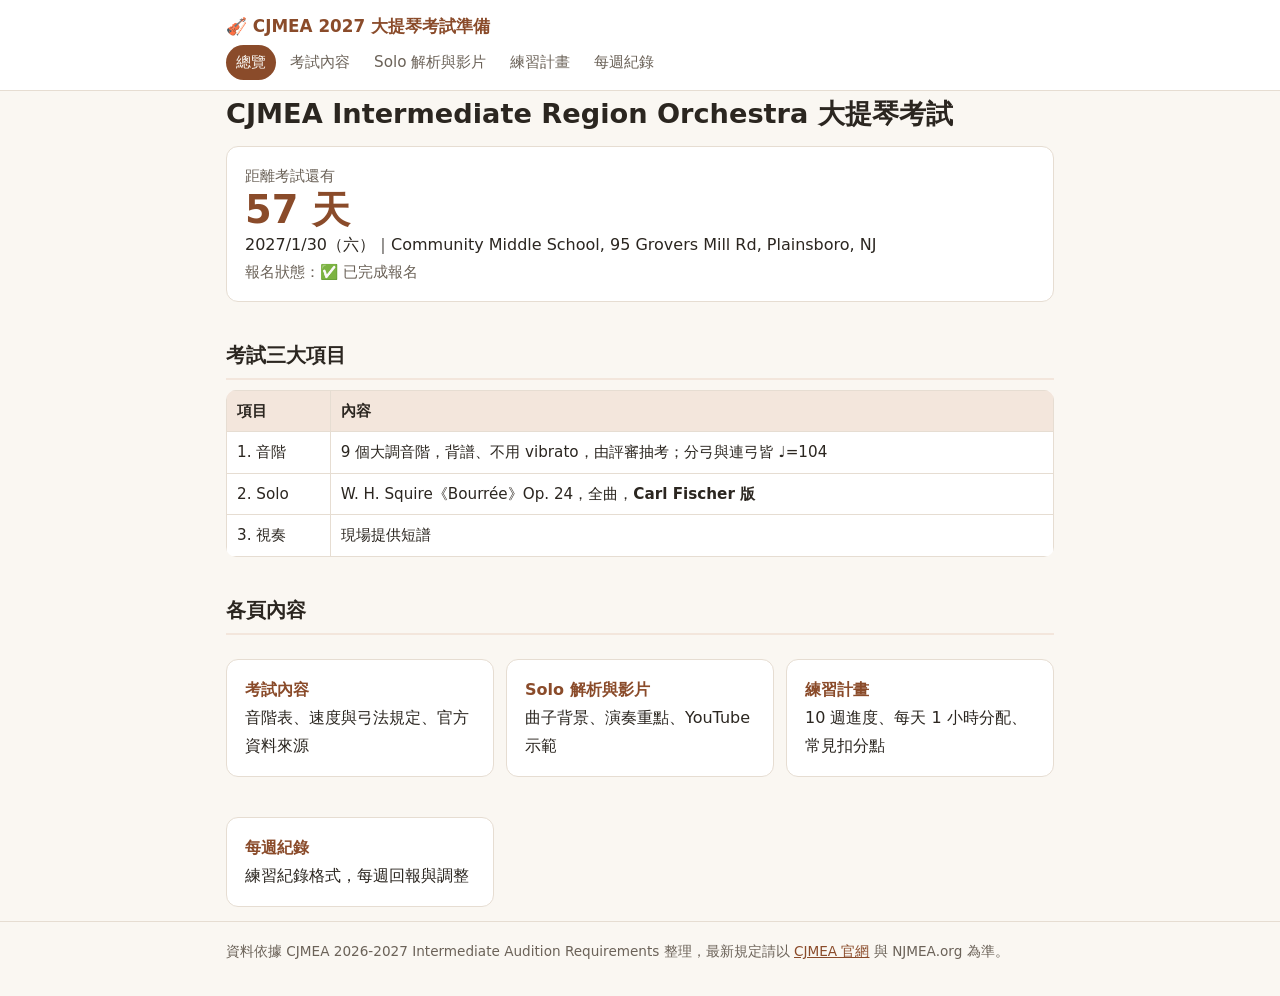
<file: index.html>
<!doctype html>
<html lang="zh-Hant">
<head>
<meta charset="utf-8">
<meta name="viewport" content="width=device-width, initial-scale=1">
<title>大提琴考試準備</title>
<link rel="stylesheet" href="style.css">
<link rel="icon" type="image/svg+xml" href="favicon.svg">
</head>
<body>
<header><div class="wrap">
  <div class="brand">🎻 CJMEA 2027 大提琴考試準備</div>
  <nav>
    <a class="on" href="index.html">總覽</a>
    <a href="requirements.html">考試內容</a>
    <a href="solo.html">Solo 解析與影片</a>
    <a href="plan.html">練習計畫</a>
    <a href="log.html">每週紀錄</a>
  </nav>
</div></header>

<main class="wrap">
  <h1>CJMEA Intermediate Region Orchestra 大提琴考試</h1>

  <div class="card">
    <div class="muted">距離考試還有</div>
    <div class="countdown" id="cd">— 天</div>
    <div>2027/1/30（六）｜Community Middle School, 95 Grovers Mill Rd, Plainsboro, NJ</div>
    <div class="muted">報名狀態：✅ 已完成報名</div>
  </div>

  <h2>考試三大項目</h2>
  <div class="table-scroll"><table>
    <tr><th>項目</th><th>內容</th></tr>
    <tr><td>1. 音階</td><td>9 個大調音階，背譜、不用 vibrato，由評審抽考；分弓與連弓皆 ♩=104</td></tr>
    <tr><td>2. Solo</td><td>W. H. Squire《Bourrée》Op. 24，全曲，<strong>Carl Fischer 版</strong></td></tr>
    <tr><td>3. 視奏</td><td>現場提供短譜</td></tr>
  </table></div>

  <h2>各頁內容</h2>
  <div class="grid">
    <a class="card" href="requirements.html"><strong>考試內容</strong><br>音階表、速度與弓法規定、官方資料來源</a>
    <a class="card" href="solo.html"><strong>Solo 解析與影片</strong><br>曲子背景、演奏重點、YouTube 示範</a>
    <a class="card" href="plan.html"><strong>練習計畫</strong><br>10 週進度、每天 1 小時分配、常見扣分點</a>
    <a class="card" href="log.html"><strong>每週紀錄</strong><br>練習紀錄格式，每週回報與調整</a>
  </div>
</main>

<footer><div class="wrap">資料依據 CJMEA 2026-2027 Intermediate Audition Requirements 整理，最新規定請以 <a href="https://www.cjmea.org/int-band-orch-perc-auditions">CJMEA 官網</a> 與 NJMEA.org 為準。</div></footer>

<script>
(function(){
  var exam = new Date(2027,0,30);
  var now = new Date(); now.setHours(0,0,0,0);
  var d = Math.round((exam - now)/86400000);
  document.getElementById('cd').textContent = d > 0 ? d + ' 天' : (d === 0 ? '就是今天！加油！' : '考試已結束');
})();
</script>
</body>
</html>
</file>
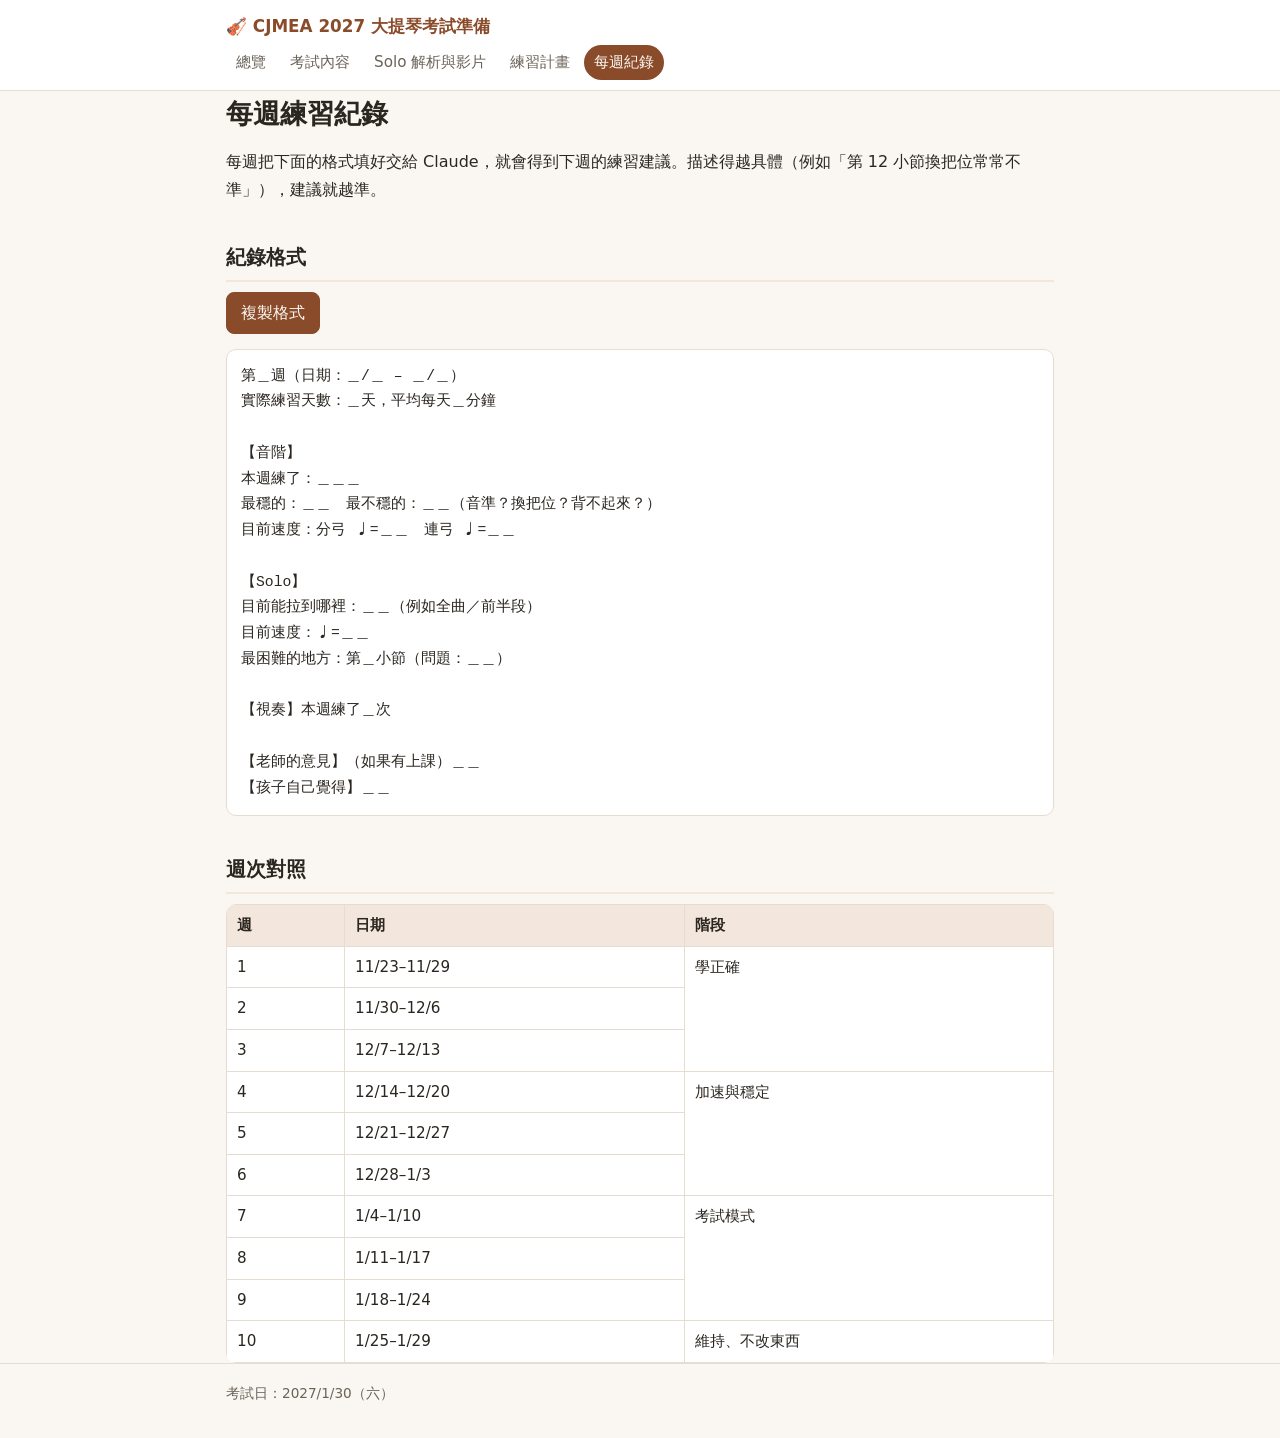
<file: log.html>
<!doctype html>
<html lang="zh-Hant">
<head>
<meta charset="utf-8">
<meta name="viewport" content="width=device-width, initial-scale=1">
<title>每週紀錄</title>
<link rel="stylesheet" href="style.css">
<link rel="icon" type="image/svg+xml" href="favicon.svg">
</head>
<body>
<header><div class="wrap">
  <div class="brand">🎻 CJMEA 2027 大提琴考試準備</div>
  <nav>
    <a href="index.html">總覽</a>
    <a href="requirements.html">考試內容</a>
    <a href="solo.html">Solo 解析與影片</a>
    <a href="plan.html">練習計畫</a>
    <a class="on" href="log.html">每週紀錄</a>
  </nav>
</div></header>

<main class="wrap">
  <h1>每週練習紀錄</h1>
  <p>每週把下面的格式填好交給 Claude，就會得到下週的練習建議。描述得越具體（例如「第 12 小節換把位常常不準」），建議就越準。</p>

  <h2>紀錄格式</h2>
  <button id="copy" type="button" style="font:inherit;padding:6px 14px;border-radius:8px;border:1px solid var(--accent);background:var(--accent);color:var(--bg);cursor:pointer">複製格式</button>
<pre id="tpl">第＿週（日期：＿/＿ – ＿/＿）
實際練習天數：＿天，平均每天＿分鐘

【音階】
本週練了：＿＿＿
最穩的：＿＿　最不穩的：＿＿（音準？換把位？背不起來？）
目前速度：分弓 ♩=＿＿　連弓 ♩=＿＿

【Solo】
目前能拉到哪裡：＿＿（例如全曲／前半段）
目前速度：♩=＿＿
最困難的地方：第＿小節（問題：＿＿）

【視奏】本週練了＿次

【老師的意見】（如果有上課）＿＿
【孩子自己覺得】＿＿</pre>

  <h2>週次對照</h2>
  <div class="table-scroll"><table>
    <tr><th>週</th><th>日期</th><th>階段</th></tr>
    <tr><td>1</td><td>11/23–11/29</td><td rowspan="3">學正確</td></tr>
    <tr><td>2</td><td>11/30–12/6</td></tr>
    <tr><td>3</td><td>12/7–12/13</td></tr>
    <tr><td>4</td><td>12/14–12/20</td><td rowspan="3">加速與穩定</td></tr>
    <tr><td>5</td><td>12/21–12/27</td></tr>
    <tr><td>6</td><td>12/28–1/3</td></tr>
    <tr><td>7</td><td>1/4–1/10</td><td rowspan="3">考試模式</td></tr>
    <tr><td>8</td><td>1/11–1/17</td></tr>
    <tr><td>9</td><td>1/18–1/24</td></tr>
    <tr><td>10</td><td>1/25–1/29</td><td>維持、不改東西</td></tr>
  </table></div>
</main>

<footer><div class="wrap">考試日：2027/1/30（六）</div></footer>

<script>
document.getElementById('copy').addEventListener('click', function(){
  var t = document.getElementById('tpl').textContent, b = this;
  try { navigator.clipboard.writeText(t).then(function(){ b.textContent = '已複製 ✓'; }); }
  catch(e) { b.textContent = '請手動選取複製'; }
});
</script>
</body>
</html>
</file>
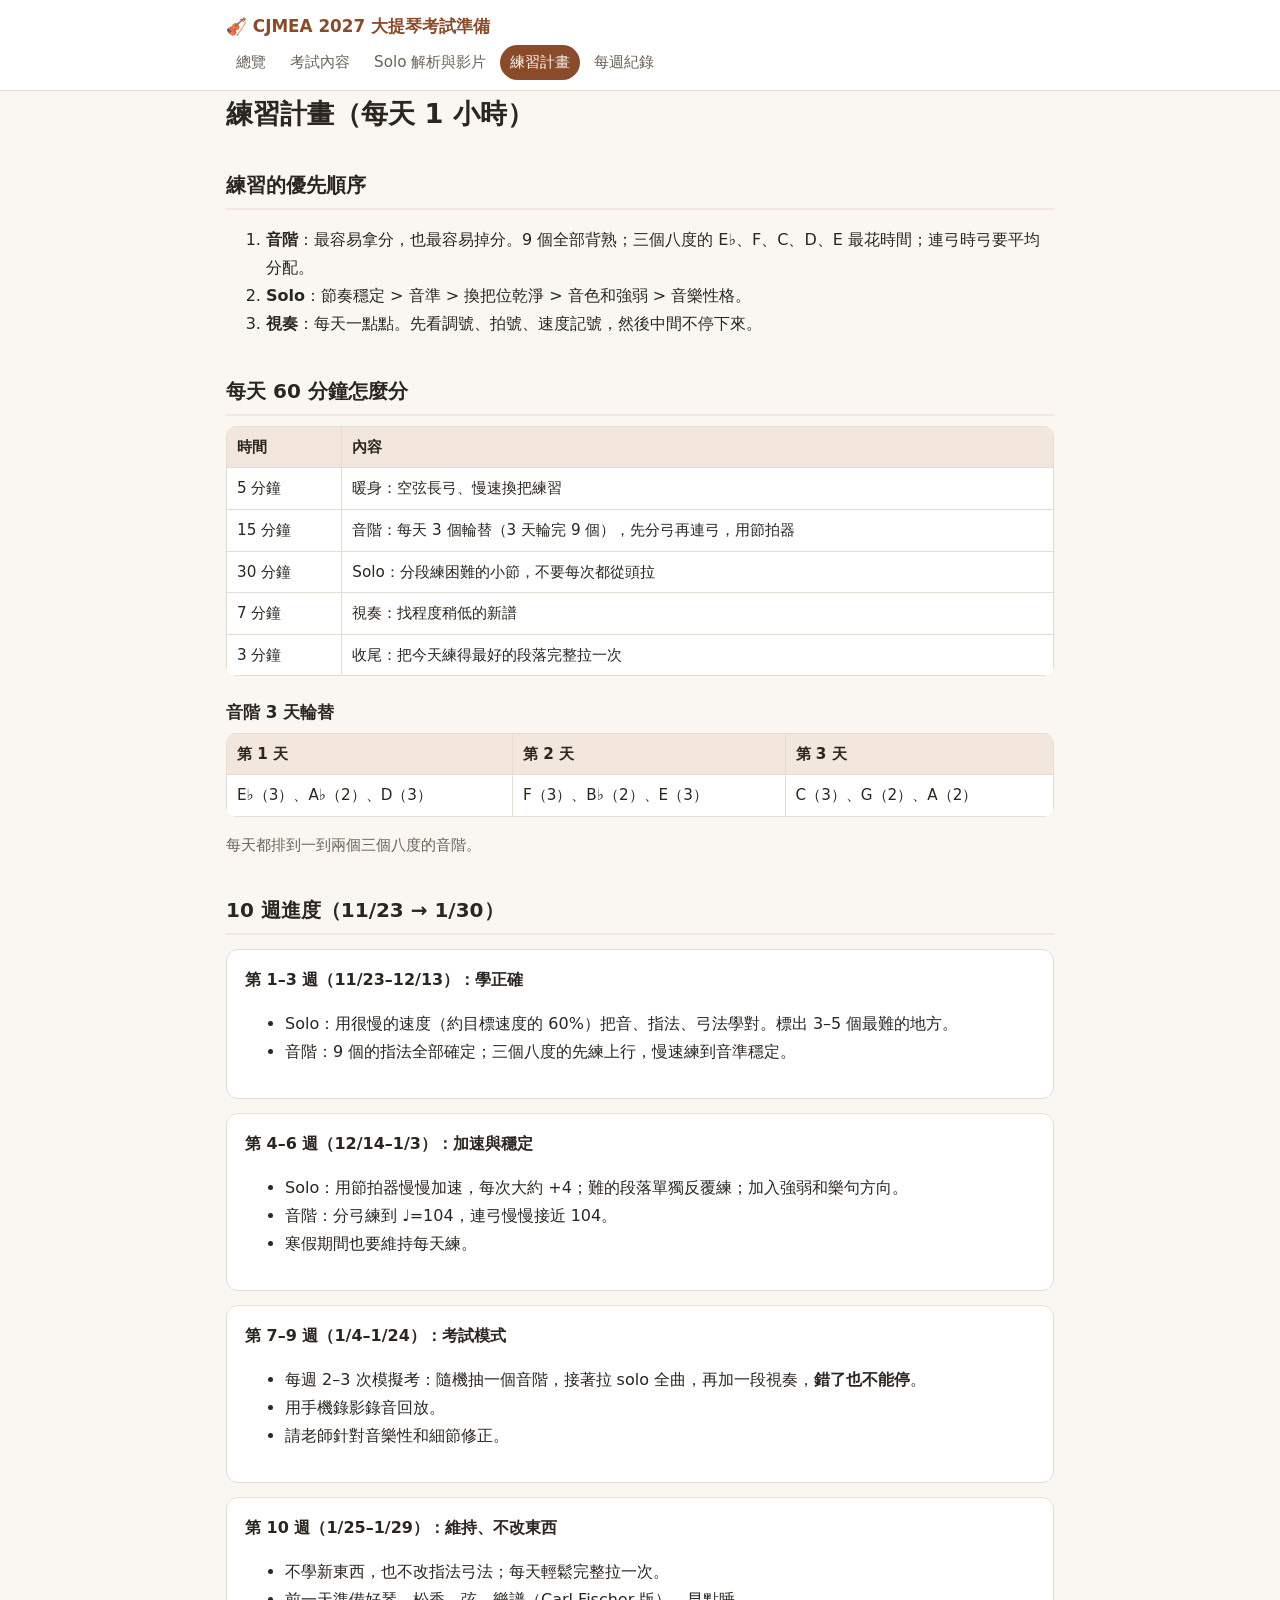
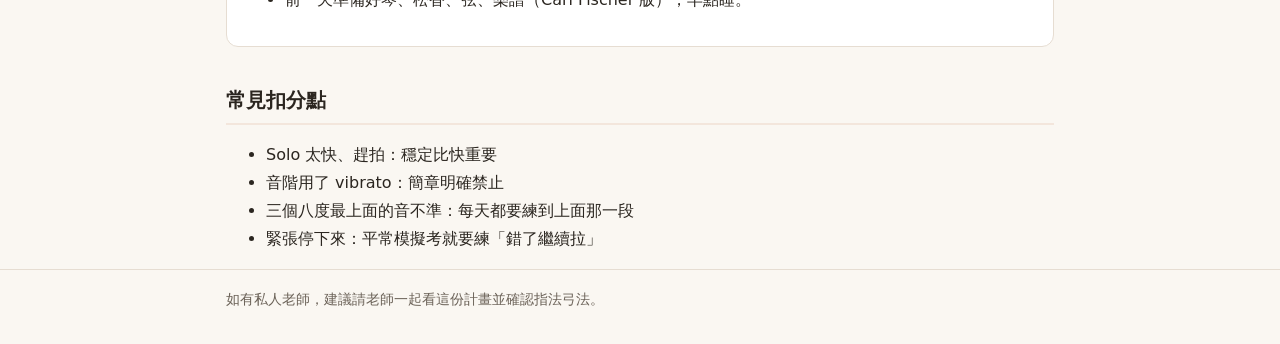
<file: plan.html>
<!doctype html>
<html lang="zh-Hant">
<head>
<meta charset="utf-8">
<meta name="viewport" content="width=device-width, initial-scale=1">
<title>練習計畫</title>
<link rel="stylesheet" href="style.css">
<link rel="icon" type="image/svg+xml" href="favicon.svg">
</head>
<body>
<header><div class="wrap">
  <div class="brand">🎻 CJMEA 2027 大提琴考試準備</div>
  <nav>
    <a href="index.html">總覽</a>
    <a href="requirements.html">考試內容</a>
    <a href="solo.html">Solo 解析與影片</a>
    <a class="on" href="plan.html">練習計畫</a>
    <a href="log.html">每週紀錄</a>
  </nav>
</div></header>

<main class="wrap">
  <h1>練習計畫（每天 1 小時）</h1>

  <h2>練習的優先順序</h2>
  <ol>
    <li><strong>音階</strong>：最容易拿分，也最容易掉分。9 個全部背熟；三個八度的 E♭、F、C、D、E 最花時間；連弓時弓要平均分配。</li>
    <li><strong>Solo</strong>：節奏穩定 &gt; 音準 &gt; 換把位乾淨 &gt; 音色和強弱 &gt; 音樂性格。</li>
    <li><strong>視奏</strong>：每天一點點。先看調號、拍號、速度記號，然後中間不停下來。</li>
  </ol>

  <h2>每天 60 分鐘怎麼分</h2>
  <div class="table-scroll"><table>
    <tr><th>時間</th><th>內容</th></tr>
    <tr><td>5 分鐘</td><td>暖身：空弦長弓、慢速換把練習</td></tr>
    <tr><td>15 分鐘</td><td>音階：每天 3 個輪替（3 天輪完 9 個），先分弓再連弓，用節拍器</td></tr>
    <tr><td>30 分鐘</td><td>Solo：分段練困難的小節，不要每次都從頭拉</td></tr>
    <tr><td>7 分鐘</td><td>視奏：找程度稍低的新譜</td></tr>
    <tr><td>3 分鐘</td><td>收尾：把今天練得最好的段落完整拉一次</td></tr>
  </table></div>

  <h3>音階 3 天輪替</h3>
  <div class="table-scroll"><table>
    <tr><th>第 1 天</th><th>第 2 天</th><th>第 3 天</th></tr>
    <tr><td>E♭（3）、A♭（2）、D（3）</td><td>F（3）、B♭（2）、E（3）</td><td>C（3）、G（2）、A（2）</td></tr>
  </table></div>
  <p class="muted">每天都排到一到兩個三個八度的音階。</p>

  <h2>10 週進度（11/23 → 1/30）</h2>
  <div class="card">
    <strong>第 1–3 週（11/23–12/13）：學正確</strong>
    <ul>
      <li>Solo：用很慢的速度（約目標速度的 60%）把音、指法、弓法學對。標出 3–5 個最難的地方。</li>
      <li>音階：9 個的指法全部確定；三個八度的先練上行，慢速練到音準穩定。</li>
    </ul>
  </div>
  <div class="card">
    <strong>第 4–6 週（12/14–1/3）：加速與穩定</strong>
    <ul>
      <li>Solo：用節拍器慢慢加速，每次大約 +4；難的段落單獨反覆練；加入強弱和樂句方向。</li>
      <li>音階：分弓練到 ♩=104，連弓慢慢接近 104。</li>
      <li>寒假期間也要維持每天練。</li>
    </ul>
  </div>
  <div class="card">
    <strong>第 7–9 週（1/4–1/24）：考試模式</strong>
    <ul>
      <li>每週 2–3 次模擬考：隨機抽一個音階，接著拉 solo 全曲，再加一段視奏，<strong>錯了也不能停</strong>。</li>
      <li>用手機錄影錄音回放。</li>
      <li>請老師針對音樂性和細節修正。</li>
    </ul>
  </div>
  <div class="card">
    <strong>第 10 週（1/25–1/29）：維持、不改東西</strong>
    <ul>
      <li>不學新東西，也不改指法弓法；每天輕鬆完整拉一次。</li>
      <li>前一天準備好琴、松香、弦、樂譜（Carl Fischer 版），早點睡。</li>
    </ul>
  </div>

  <h2>常見扣分點</h2>
  <ul>
    <li>Solo 太快、趕拍：穩定比快重要</li>
    <li>音階用了 vibrato：簡章明確禁止</li>
    <li>三個八度最上面的音不準：每天都要練到上面那一段</li>
    <li>緊張停下來：平常模擬考就要練「錯了繼續拉」</li>
  </ul>
</main>

<footer><div class="wrap">如有私人老師，建議請老師一起看這份計畫並確認指法弓法。</div></footer>
</body>
</html>
</file>
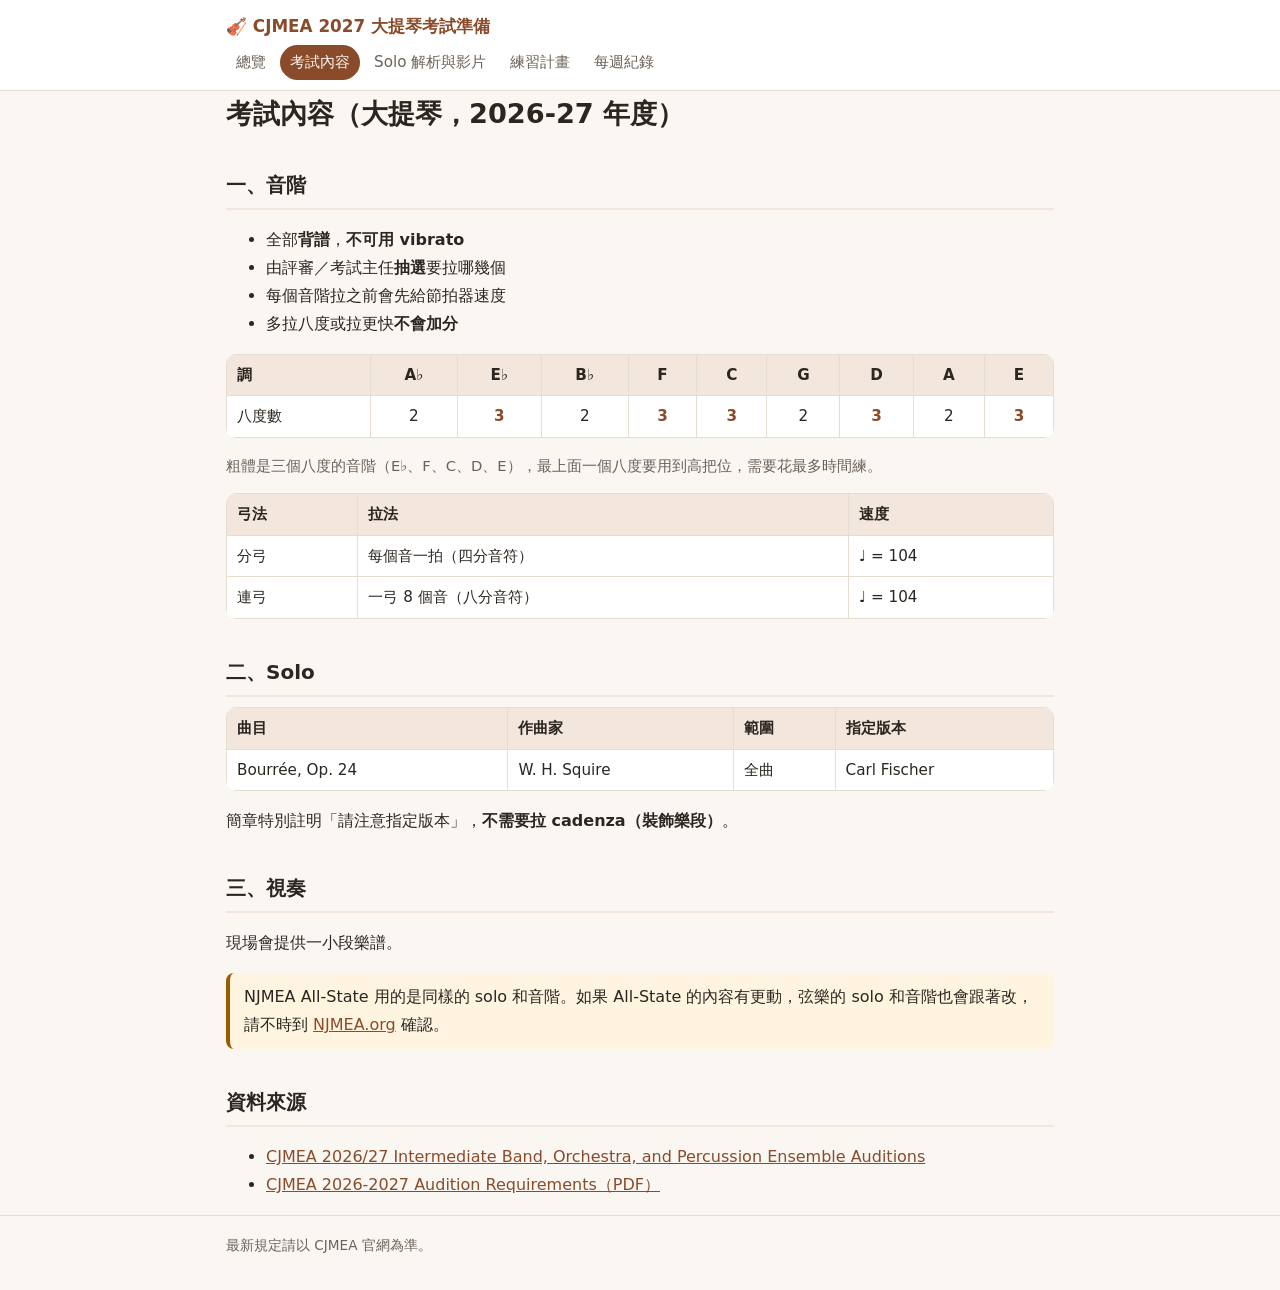
<file: requirements.html>
<!doctype html>
<html lang="zh-Hant">
<head>
<meta charset="utf-8">
<meta name="viewport" content="width=device-width, initial-scale=1">
<title>考試內容</title>
<link rel="stylesheet" href="style.css">
<link rel="icon" type="image/svg+xml" href="favicon.svg">
</head>
<body>
<header><div class="wrap">
  <div class="brand">🎻 CJMEA 2027 大提琴考試準備</div>
  <nav>
    <a href="index.html">總覽</a>
    <a class="on" href="requirements.html">考試內容</a>
    <a href="solo.html">Solo 解析與影片</a>
    <a href="plan.html">練習計畫</a>
    <a href="log.html">每週紀錄</a>
  </nav>
</div></header>

<main class="wrap">
  <h1>考試內容（大提琴，2026-27 年度）</h1>

  <h2>一、音階</h2>
  <ul>
    <li>全部<strong>背譜</strong>，<strong>不可用 vibrato</strong></li>
    <li>由評審／考試主任<strong>抽選</strong>要拉哪幾個</li>
    <li>每個音階拉之前會先給節拍器速度</li>
    <li>多拉八度或拉更快<strong>不會加分</strong></li>
  </ul>

  <div class="table-scroll"><table>
    <tr><th>調</th><th class="c">A♭</th><th class="c">E♭</th><th class="c">B♭</th><th class="c">F</th><th class="c">C</th><th class="c">G</th><th class="c">D</th><th class="c">A</th><th class="c">E</th></tr>
    <tr><td>八度數</td><td class="c">2</td><td class="c big">3</td><td class="c">2</td><td class="c big">3</td><td class="c big">3</td><td class="c">2</td><td class="c big">3</td><td class="c">2</td><td class="c big">3</td></tr>
  </table></div>
  <p class="muted">粗體是三個八度的音階（E♭、F、C、D、E），最上面一個八度要用到高把位，需要花最多時間練。</p>

  <div class="table-scroll"><table>
    <tr><th>弓法</th><th>拉法</th><th>速度</th></tr>
    <tr><td>分弓</td><td>每個音一拍（四分音符）</td><td>♩ = 104</td></tr>
    <tr><td>連弓</td><td>一弓 8 個音（八分音符）</td><td>♩ = 104</td></tr>
  </table></div>

  <h2>二、Solo</h2>
  <div class="table-scroll"><table>
    <tr><th>曲目</th><th>作曲家</th><th>範圍</th><th>指定版本</th></tr>
    <tr><td>Bourrée, Op. 24</td><td>W. H. Squire</td><td>全曲</td><td>Carl Fischer</td></tr>
  </table></div>
  <p>簡章特別註明「請注意指定版本」，<strong>不需要拉 cadenza（裝飾樂段）</strong>。</p>

  <h2>三、視奏</h2>
  <p>現場會提供一小段樂譜。</p>

  <div class="warn">NJMEA All-State 用的是同樣的 solo 和音階。如果 All-State 的內容有更動，弦樂的 solo 和音階也會跟著改，請不時到 <a href="https://www.njmea.org">NJMEA.org</a> 確認。</div>

  <h2>資料來源</h2>
  <ul>
    <li><a href="https://www.cjmea.org/int-band-orch-perc-auditions">CJMEA 2026/27 Intermediate Band, Orchestra, and Percussion Ensemble Auditions</a></li>
    <li><a href="https://www.cjmea.org/s/CJMEA-INTBO-2026-2027-arj9.pdf">CJMEA 2026-2027 Audition Requirements（PDF）</a></li>
  </ul>
</main>

<footer><div class="wrap">最新規定請以 CJMEA 官網為準。</div></footer>
</body>
</html>
</file>
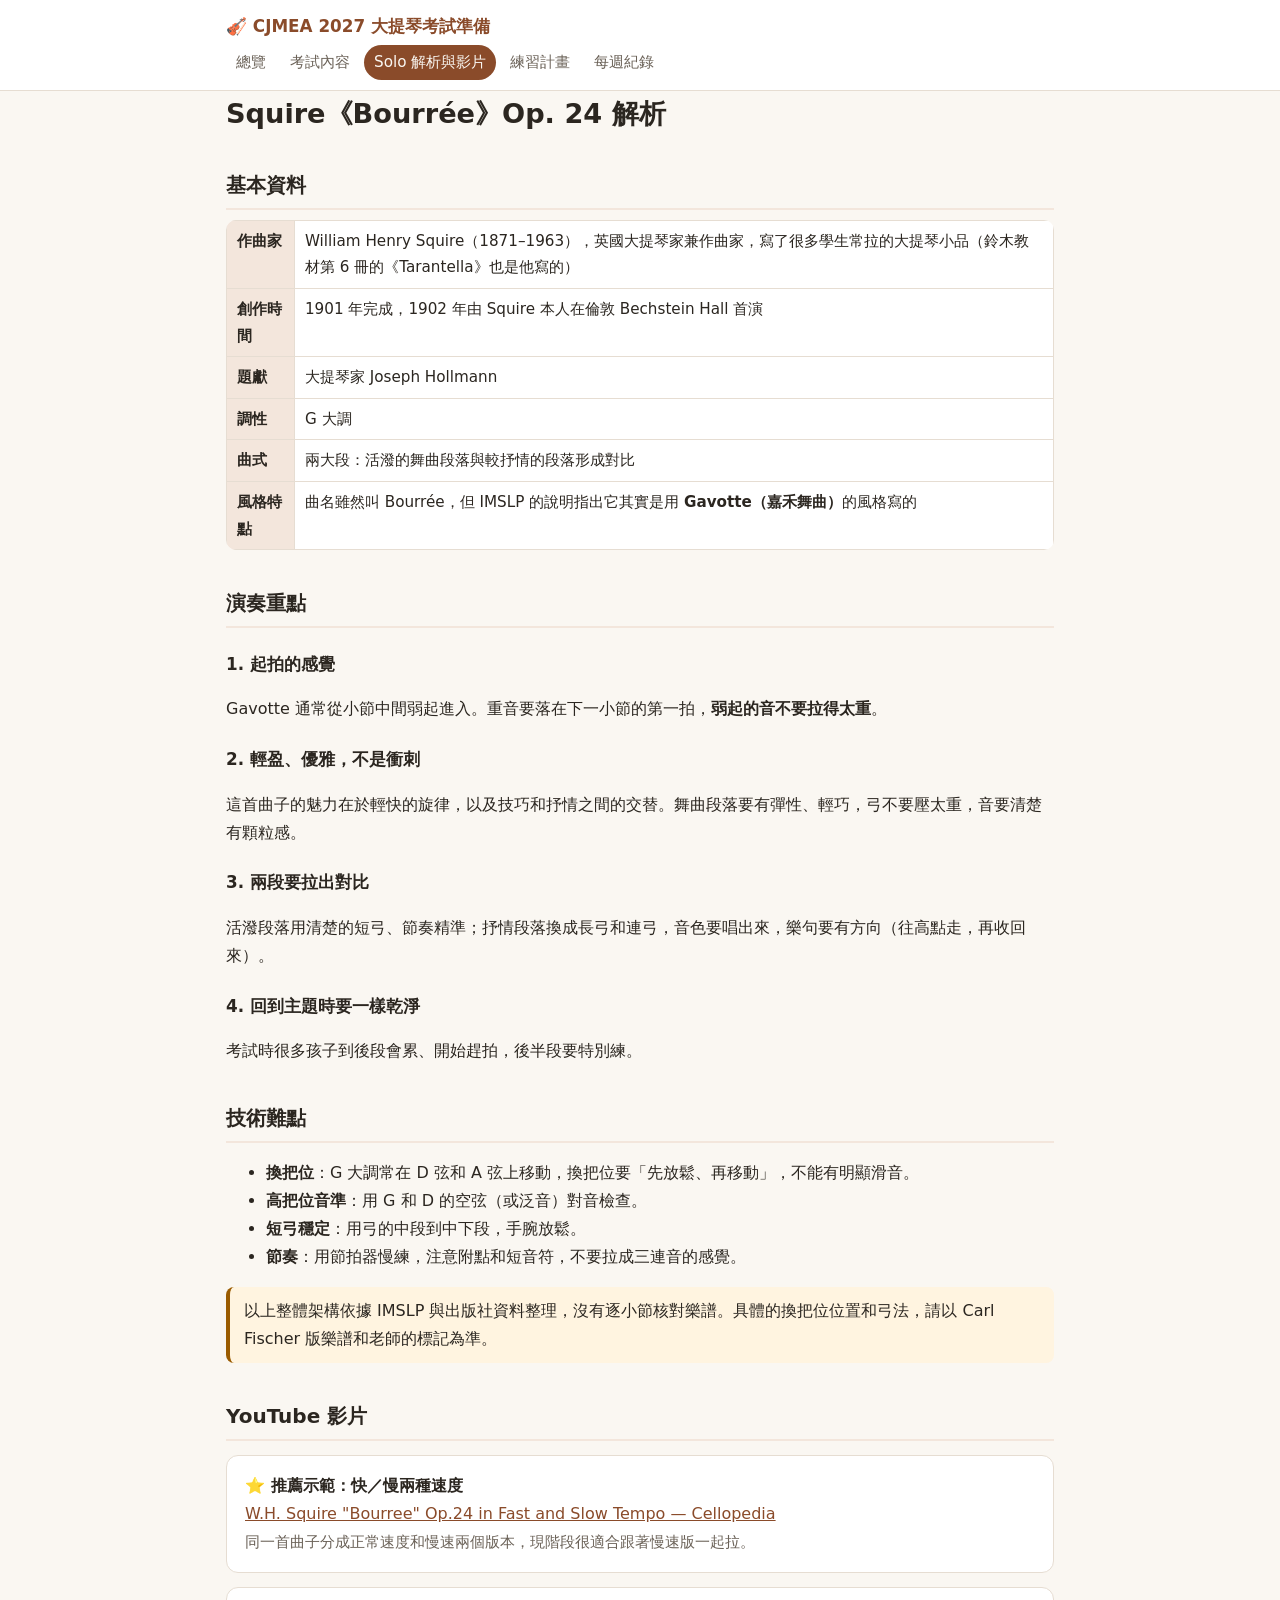
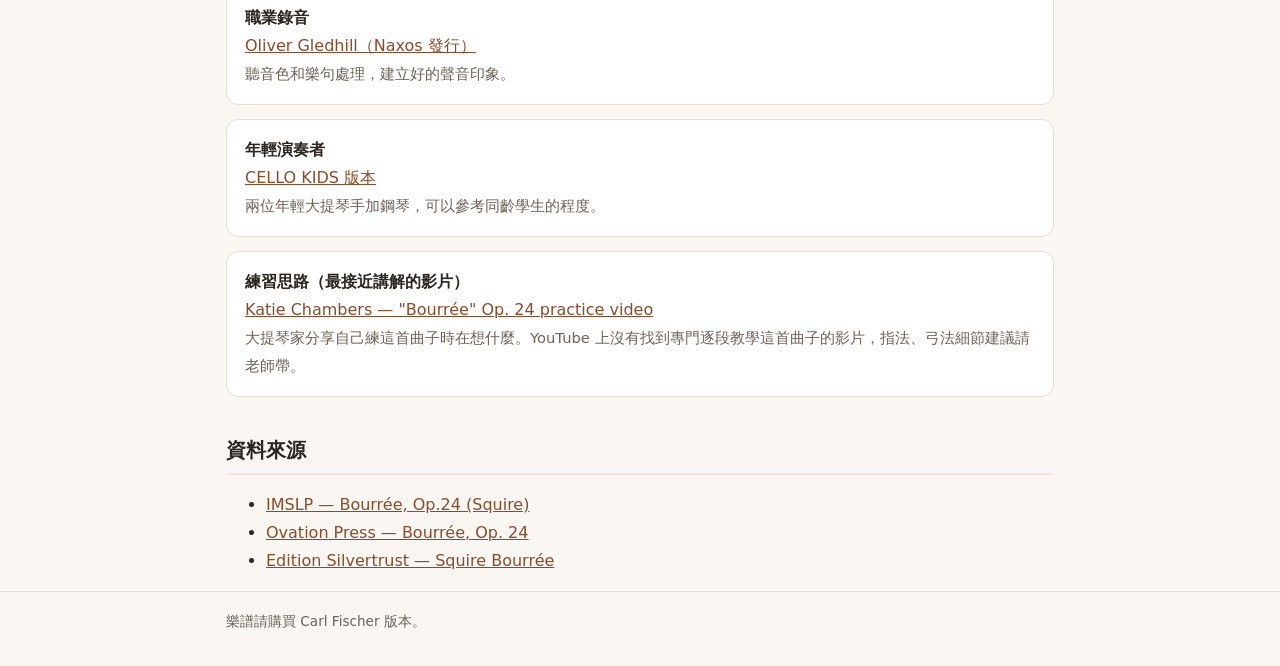
<file: solo.html>
<!doctype html>
<html lang="zh-Hant">
<head>
<meta charset="utf-8">
<meta name="viewport" content="width=device-width, initial-scale=1">
<title>Solo 解析與影片</title>
<link rel="stylesheet" href="style.css">
<link rel="icon" type="image/svg+xml" href="favicon.svg">
</head>
<body>
<header><div class="wrap">
  <div class="brand">🎻 CJMEA 2027 大提琴考試準備</div>
  <nav>
    <a href="index.html">總覽</a>
    <a href="requirements.html">考試內容</a>
    <a class="on" href="solo.html">Solo 解析與影片</a>
    <a href="plan.html">練習計畫</a>
    <a href="log.html">每週紀錄</a>
  </nav>
</div></header>

<main class="wrap">
  <h1>Squire《Bourrée》Op. 24 解析</h1>

  <h2>基本資料</h2>
  <div class="table-scroll"><table>
    <tr><th>作曲家</th><td>William Henry Squire（1871–1963），英國大提琴家兼作曲家，寫了很多學生常拉的大提琴小品（鈴木教材第 6 冊的《Tarantella》也是他寫的）</td></tr>
    <tr><th>創作時間</th><td>1901 年完成，1902 年由 Squire 本人在倫敦 Bechstein Hall 首演</td></tr>
    <tr><th>題獻</th><td>大提琴家 Joseph Hollmann</td></tr>
    <tr><th>調性</th><td>G 大調</td></tr>
    <tr><th>曲式</th><td>兩大段：活潑的舞曲段落與較抒情的段落形成對比</td></tr>
    <tr><th>風格特點</th><td>曲名雖然叫 Bourrée，但 IMSLP 的說明指出它其實是用 <strong>Gavotte（嘉禾舞曲）</strong>的風格寫的</td></tr>
  </table></div>

  <h2>演奏重點</h2>
  <h3>1. 起拍的感覺</h3>
  <p>Gavotte 通常從小節中間弱起進入。重音要落在下一小節的第一拍，<strong>弱起的音不要拉得太重</strong>。</p>
  <h3>2. 輕盈、優雅，不是衝刺</h3>
  <p>這首曲子的魅力在於輕快的旋律，以及技巧和抒情之間的交替。舞曲段落要有彈性、輕巧，弓不要壓太重，音要清楚有顆粒感。</p>
  <h3>3. 兩段要拉出對比</h3>
  <p>活潑段落用清楚的短弓、節奏精準；抒情段落換成長弓和連弓，音色要唱出來，樂句要有方向（往高點走，再收回來）。</p>
  <h3>4. 回到主題時要一樣乾淨</h3>
  <p>考試時很多孩子到後段會累、開始趕拍，後半段要特別練。</p>

  <h2>技術難點</h2>
  <ul>
    <li><strong>換把位</strong>：G 大調常在 D 弦和 A 弦上移動，換把位要「先放鬆、再移動」，不能有明顯滑音。</li>
    <li><strong>高把位音準</strong>：用 G 和 D 的空弦（或泛音）對音檢查。</li>
    <li><strong>短弓穩定</strong>：用弓的中段到中下段，手腕放鬆。</li>
    <li><strong>節奏</strong>：用節拍器慢練，注意附點和短音符，不要拉成三連音的感覺。</li>
  </ul>
  <div class="warn">以上整體架構依據 IMSLP 與出版社資料整理，沒有逐小節核對樂譜。具體的換把位位置和弓法，請以 Carl Fischer 版樂譜和老師的標記為準。</div>

  <h2>YouTube 影片</h2>
  <div class="card">
    <strong>⭐ 推薦示範：快／慢兩種速度</strong><br>
    <a href="https://www.youtube.com/watch?v=7XSCrcGGi74">W.H. Squire "Bourree" Op.24 in Fast and Slow Tempo — Cellopedia</a><br>
    <span class="muted">同一首曲子分成正常速度和慢速兩個版本，現階段很適合跟著慢速版一起拉。</span>
  </div>
  <div class="card">
    <strong>職業錄音</strong><br>
    <a href="https://www.youtube.com/watch?v=mdYa4mr1W28">Oliver Gledhill（Naxos 發行）</a><br>
    <span class="muted">聽音色和樂句處理，建立好的聲音印象。</span>
  </div>
  <div class="card">
    <strong>年輕演奏者</strong><br>
    <a href="https://www.youtube.com/watch?v=LnDOmr_IVRk">CELLO KIDS 版本</a><br>
    <span class="muted">兩位年輕大提琴手加鋼琴，可以參考同齡學生的程度。</span>
  </div>
  <div class="card">
    <strong>練習思路（最接近講解的影片）</strong><br>
    <a href="https://www.youtube.com/watch?v=gxGJigQgNWE">Katie Chambers — "Bourrée" Op. 24 practice video</a><br>
    <span class="muted">大提琴家分享自己練這首曲子時在想什麼。YouTube 上沒有找到專門逐段教學這首曲子的影片，指法、弓法細節建議請老師帶。</span>
  </div>

  <h2>資料來源</h2>
  <ul>
    <li><a href="https://imslp.org/wiki/Bourr%C3%A9e%2C_Op.24_(Squire%2C_William_Henry)">IMSLP — Bourrée, Op.24 (Squire)</a></li>
    <li><a href="https://www.ovationpress.com/p-780-bourre-op-24-for-solo-cello-and-cello-quartet.aspx">Ovation Press — Bourrée, Op. 24</a></li>
    <li><a href="https://www.editionsilvertrust.com/squire-bourree.htm">Edition Silvertrust — Squire Bourrée</a></li>
  </ul>
</main>

<footer><div class="wrap">樂譜請購買 Carl Fischer 版本。</div></footer>
</body>
</html>
</file>
<file: style.css>
:root{
  --bg:#faf7f2;--surface:#ffffff;--text:#2b2620;--muted:#6b6258;--accent:#8a4b2a;--accent-soft:#f3e6dc;--border:#e6ddd2;--warn-bg:#fff4e0;--warn:#9a5b00;
}
@media (prefers-color-scheme: dark){
  :root{--bg:#1c1916;--surface:#26221e;--text:#eee6dc;--muted:#a99e92;--accent:#e0a37c;--accent-soft:#3a2e26;--border:#3a342e;--warn-bg:#3a2e18;--warn:#f0c070;}
}
*{box-sizing:border-box}
body{margin:0;background:var(--bg);color:var(--text);font-family:"Noto Sans TC","PingFang TC","Microsoft JhengHei",system-ui,sans-serif;line-height:1.75;font-size:16px}
header{background:var(--surface);border-bottom:1px solid var(--border);position:sticky;top:0;z-index:5}
.wrap{max-width:860px;margin:0 auto;padding:0 16px}
.brand{font-weight:700;font-size:1.05rem;padding:12px 0 4px;color:var(--accent)}
nav{display:flex;gap:4px;flex-wrap:wrap;padding-bottom:10px}
nav a{color:var(--muted);text-decoration:none;padding:4px 10px;border-radius:999px;font-size:.95rem}
nav a:hover{background:var(--accent-soft);color:var(--text)}
nav a.on{background:var(--accent);color:var(--bg)}
main{padding:24px 0 48px}
h1{font-size:1.7rem;line-height:1.3;margin:.2em 0 .4em}
h2{font-size:1.25rem;margin:1.8em 0 .5em;padding-bottom:.25em;border-bottom:2px solid var(--accent-soft)}
h3{font-size:1.05rem;margin:1.3em 0 .3em}
a{color:var(--accent)}
.card{background:var(--surface);border:1px solid var(--border);border-radius:12px;padding:16px 18px;margin:14px 0}
.warn{background:var(--warn-bg);border-left:4px solid var(--warn);border-radius:8px;padding:10px 14px;margin:14px 0}
.muted{color:var(--muted);font-size:.92rem}
.table-scroll{overflow-x:auto}
table{border-collapse:collapse;width:100%;background:var(--surface);border-radius:10px;overflow:hidden;font-size:.95rem}
th,td{border:1px solid var(--border);padding:7px 10px;text-align:left;vertical-align:top}
th{background:var(--accent-soft)}
td.c,th.c{text-align:center}
.big{font-weight:700;color:var(--accent)}
.countdown{font-size:2.4rem;font-weight:800;color:var(--accent);line-height:1.1}
.grid{display:grid;grid-template-columns:repeat(auto-fit,minmax(220px,1fr));gap:12px}
.grid a.card{text-decoration:none;color:var(--text);display:block}
.grid a.card:hover{border-color:var(--accent)}
.grid a.card strong{color:var(--accent)}
pre{background:var(--surface);border:1px solid var(--border);border-radius:10px;padding:14px;overflow-x:auto;white-space:pre-wrap;font-size:.92rem}
footer{border-top:1px solid var(--border);padding:18px 0 32px;color:var(--muted);font-size:.85rem}
</file>
